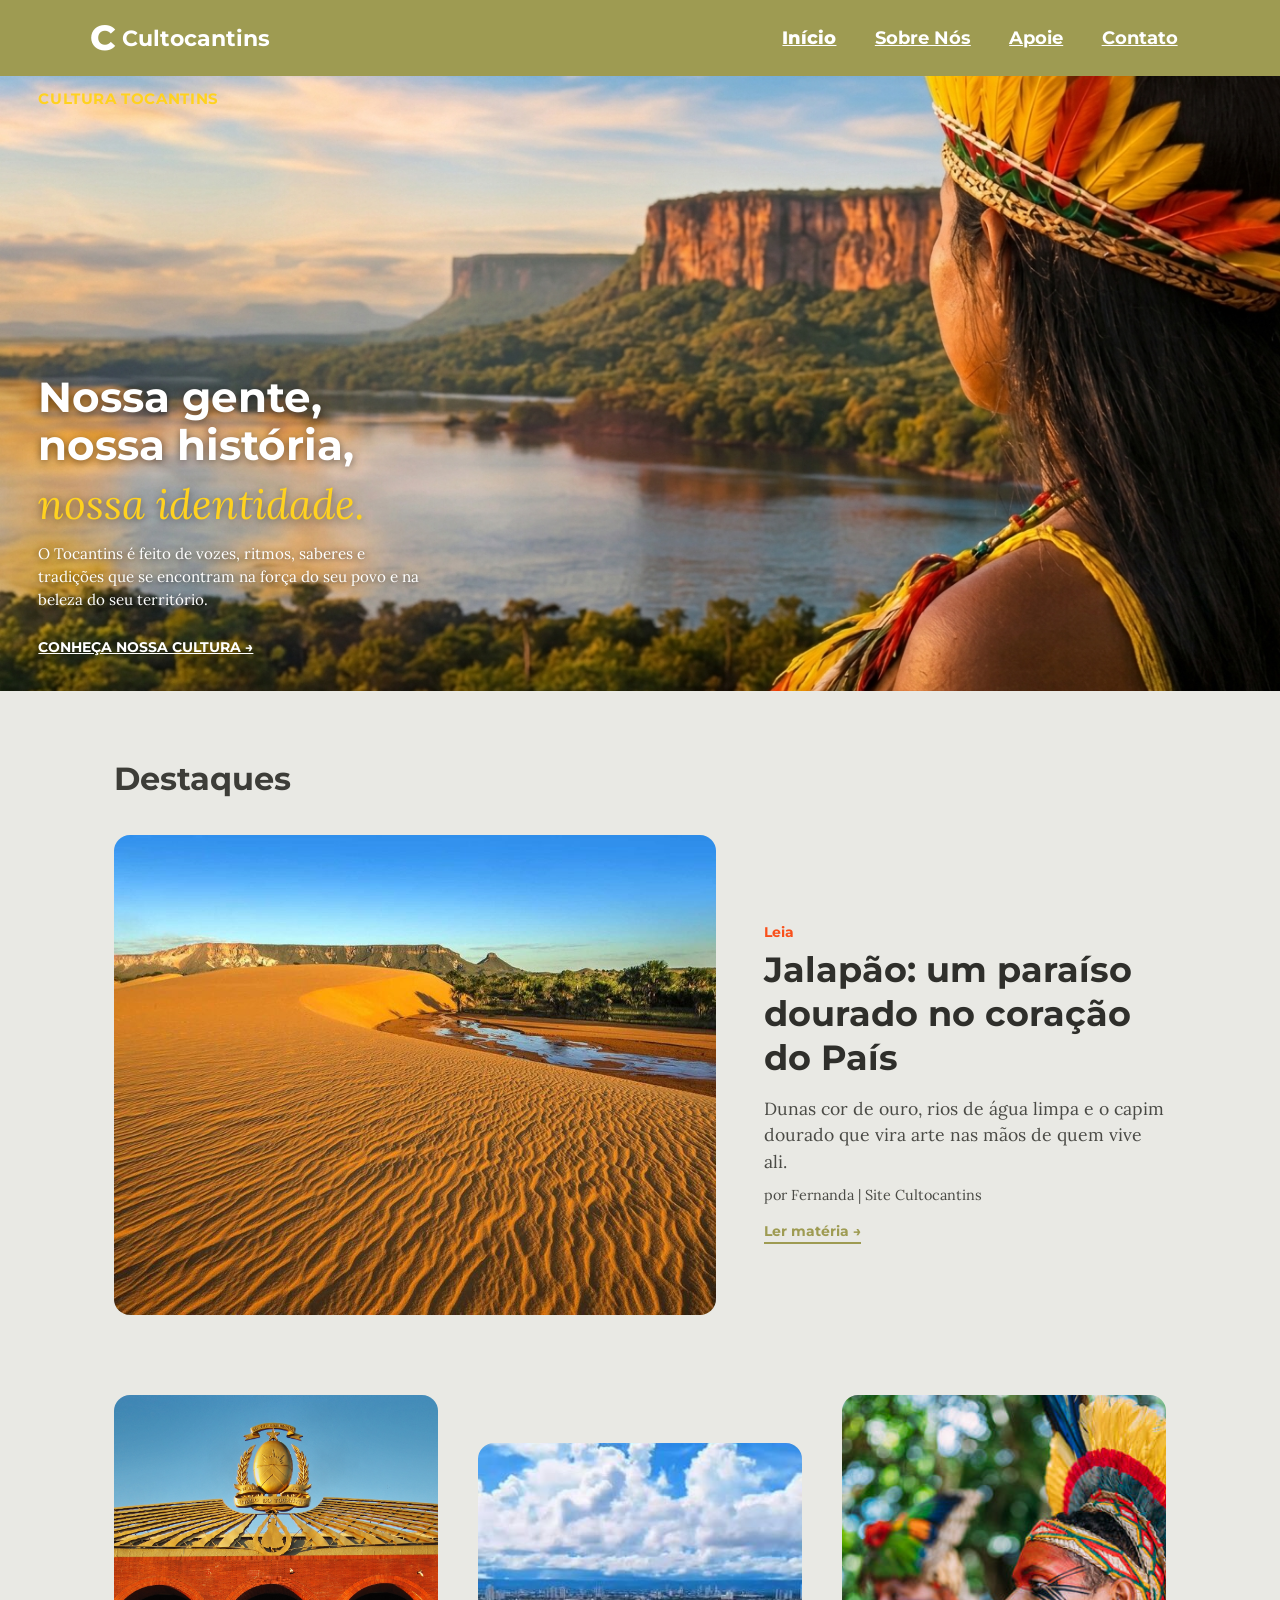
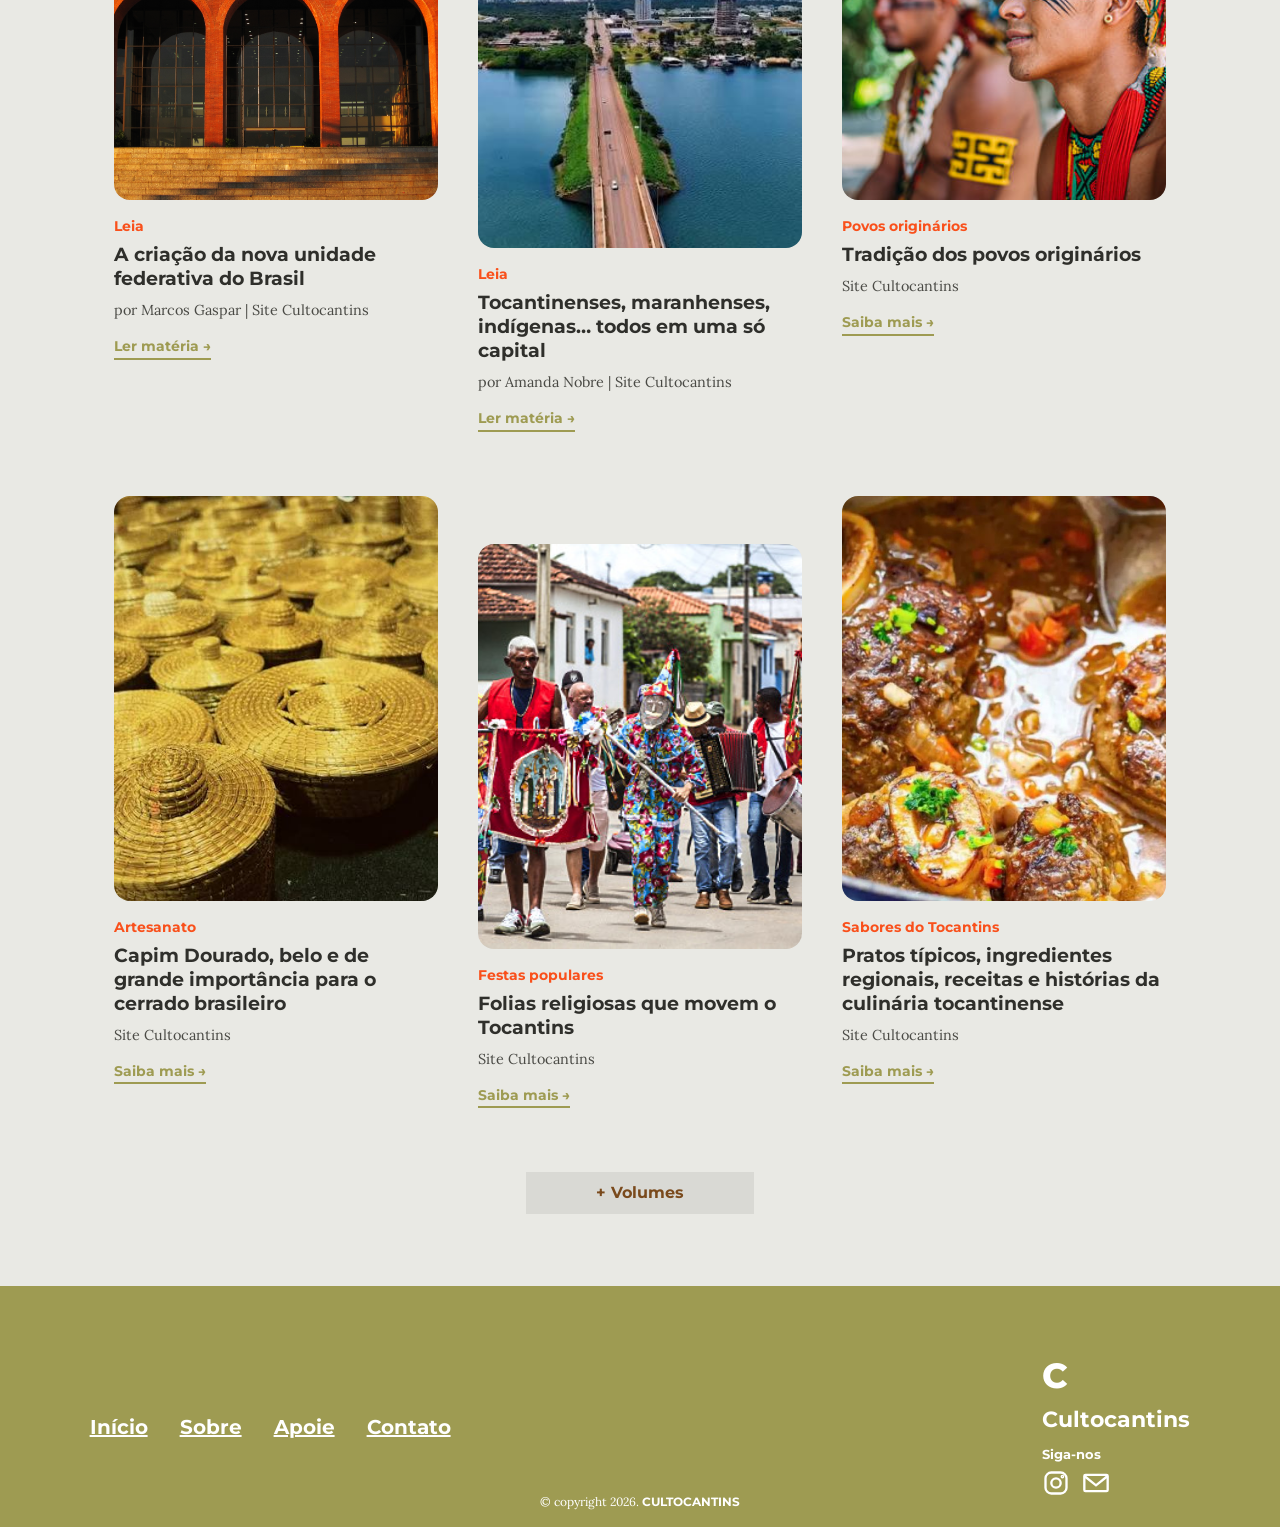
<file: index.html>
<!DOCTYPE html>
<html lang="pt-BR">
<head>
<meta charset="UTF-8">
<meta name="viewport" content="width=device-width, initial-scale=1">
<title>Início | Cultocantins</title>
<link rel="preconnect" href="https://fonts.googleapis.com">
<link href="https://fonts.googleapis.com/css2?family=Montserrat:wght@700;800&family=Lora:ital,wght@0,400;0,700;1,400&display=swap" rel="stylesheet">
<link rel="stylesheet" href="style.css">
</head>
<body>
<header id="menu" class="menu"></header>
<main>
<section class="hero">
 <span class="tag">CULTURA TOCANTINS</span>
 <h1>Nossa gente,<br>nossa história,<em>nossa identidade.</em></h1>
 <p>O Tocantins é feito de vozes, ritmos, saberes e tradições que se encontram na força do seu povo e na beleza do seu território.</p>
 <a href="sobre.html">Conheça nossa cultura →</a>
</section>
<section class="destaques">
 <h2 class="sec-titulo">Destaques</h2>
 <article class="principal">
  <a class="midia" href="#"><img src="img/duna.jpg" alt="Dunas douradas e rio no Jalapão"></a>
  <div class="texto">
   <p class="cat">Leia</p>
   <h3>Jalapão: um paraíso dourado no coração do País</h3>
   <p class="resumo">Dunas cor de ouro, rios de água limpa e o capim dourado que vira arte nas mãos de quem vive ali.</p>
   <p class="autor">por Fernanda | Site Cultocantins</p>
   <a class="mais" href="#">Ler matéria →</a>
  </div>
 </article>
 <div class="cards">
  <article class="item"><a class="midia" href="#"><img src="img/brasil.jpg" alt="Prédio do governo em Palmas"></a>
   <p class="cat">Leia</p><h3>A criação da nova unidade federativa do Brasil</h3><p class="autor">por Marcos Gaspar | Site Cultocantins</p><a class="mais" href="#">Ler matéria →</a></article>
  <article class="item"><a class="midia" href="#"><img src="img/capital.jpg" alt="Vista de Palmas e do lago"></a>
   <p class="cat">Leia</p><h3>Tocantinenses, maranhenses, indígenas… todos em uma só capital</h3><p class="autor">por Amanda Nobre | Site Cultocantins</p><a class="mais" href="#">Ler matéria →</a></article>
  <article class="item"><a class="midia" href="#"><img src="img/indigenas.jpg" alt="Jovens indígenas com adornos de penas"></a>
   <p class="cat">Povos originários</p><h3>Tradição dos povos originários</h3><p class="autor">Site Cultocantins</p><a class="mais" href="#">Saiba mais →</a></article>
  <article class="item"><a class="midia" href="#"><img src="img/artesanato.jpg" alt="Artesanato em capim dourado"></a>
   <p class="cat">Artesanato</p><h3>Capim Dourado, belo e de grande importância para o cerrado brasileiro</h3><p class="autor">Site Cultocantins</p><a class="mais" href="#">Saiba mais →</a></article>
  <article class="item"><a class="midia" href="#"><img src="img/folia.jpg" alt="Folia religiosa com bandeiras vermelhas"></a>
   <p class="cat">Festas populares</p><h3>Folias religiosas que movem o Tocantins</h3><p class="autor">Site Cultocantins</p><a class="mais" href="#">Saiba mais →</a></article>
  <article class="item"><a class="midia" href="#"><img src="img/comida.jpg" alt="Prato típico tocantinense"></a>
   <p class="cat">Sabores do Tocantins</p><h3>Pratos típicos, ingredientes regionais, receitas e histórias da culinária tocantinense</h3><p class="autor">Site Cultocantins</p><a class="mais" href="#">Saiba mais →</a></article>
 </div>
 <button class="volumes">+ Volumes</button>
</section>
</main>
<footer id="rodape"></footer>
<script src="script.js"></script>
</body>
</html>
</file>
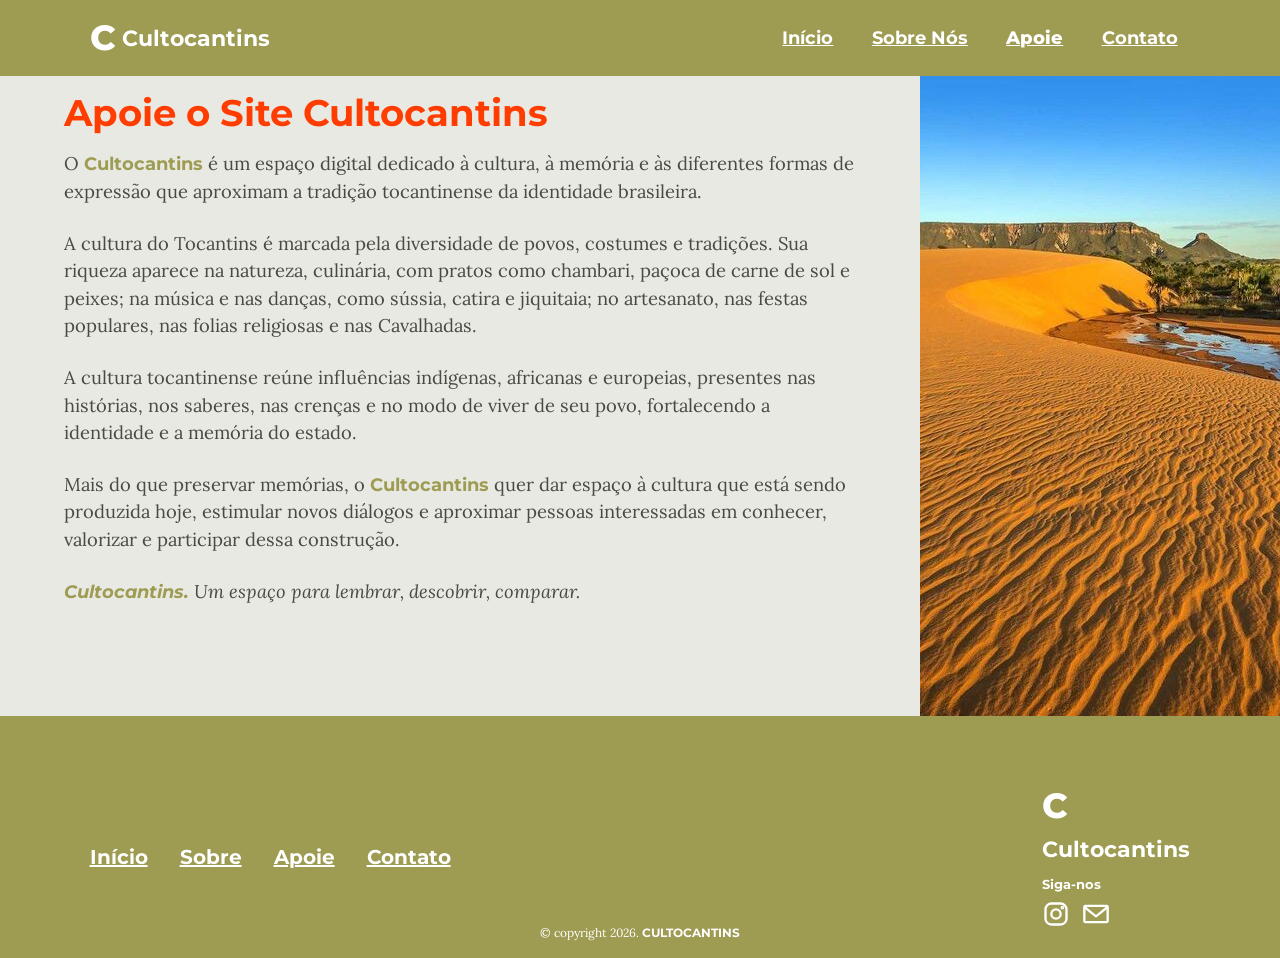
<file: apoie.html>
<!DOCTYPE html>
<html lang="pt-BR">
<head>
<meta charset="UTF-8">
<meta name="viewport" content="width=device-width, initial-scale=1">
<title>Apoie | Cultucantins</title>
<link rel="preconnect" href="https://fonts.googleapis.com">
<link href="https://fonts.googleapis.com/css2?family=Montserrat:wght@700;800&family=Lora:ital,wght@0,400;0,700;1,400&display=swap" rel="stylesheet">
<link rel="stylesheet" href="style.css">
</head>
<body>
<header id="menu" class="menu"></header>
<main>
<section class="apoie">
 <div>
  <h1>Apoie o Site Cultocantins</h1>
  <p>O <strong>Cultocantins</strong> é um espaço digital dedicado à cultura, à memória e às diferentes formas de expressão que aproximam a tradição tocantinense da identidade brasileira.</p>
  <p>A cultura do Tocantins é marcada pela diversidade de povos, costumes e tradições. Sua riqueza aparece na natureza, culinária, com pratos como chambari, paçoca de carne de sol e peixes; na música e nas danças, como sússia, catira e jiquitaia; no artesanato, nas festas populares, nas folias religiosas e nas Cavalhadas.</p>
  <p>A cultura tocantinense reúne influências indígenas, africanas e europeias, presentes nas histórias, nos saberes, nas crenças e no modo de viver de seu povo, fortalecendo a identidade e a memória do estado.</p>
  <p>Mais do que preservar memórias, o <strong>Cultocantins</strong> quer dar espaço à cultura que está sendo produzida hoje, estimular novos diálogos e aproximar pessoas interessadas em conhecer, valorizar e participar dessa construção.</p>
  <p class="rodar"><strong>Cultocantins.</strong> Um espaço para lembrar, descobrir, comparar.</p>
 </div>
 <img src="img/duna.jpg" alt="Dunas e rio no Jalapão">
</section>
</main>
<footer id="rodape"></footer>
<script src="script.js"></script>
</body>
</html>
</file>
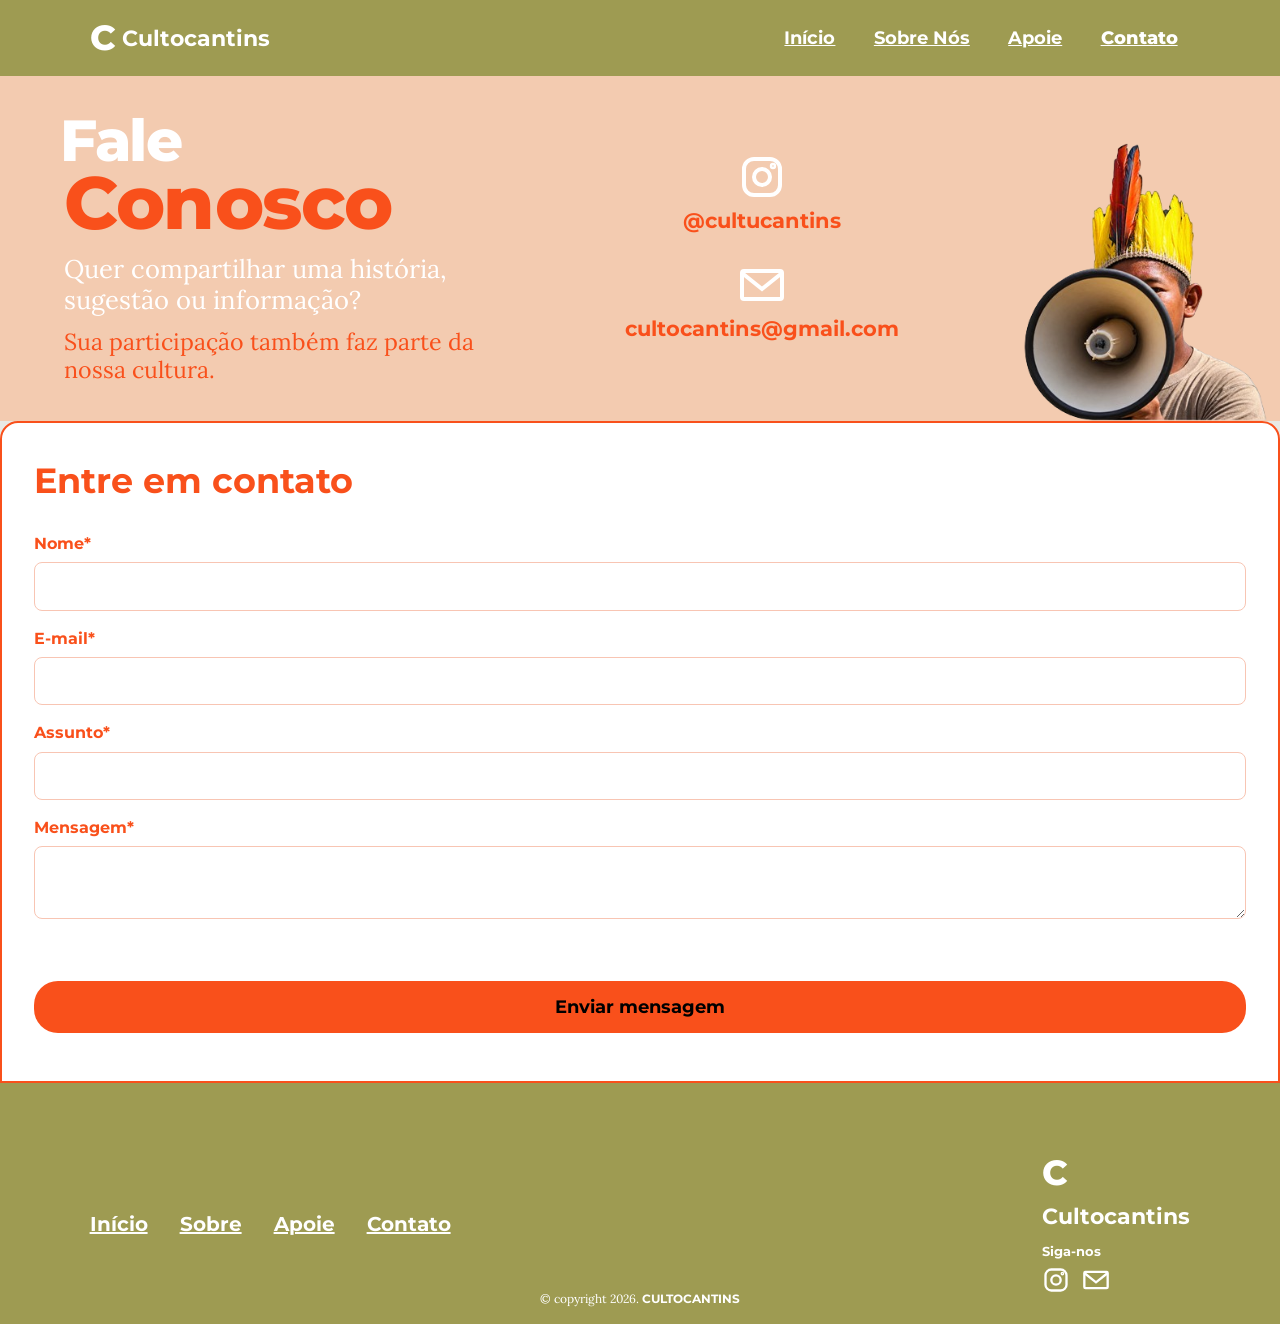
<file: contato.html>
<!DOCTYPE html>
<html lang="pt-BR">
<head>
<meta charset="UTF-8">
<meta name="viewport" content="width=device-width, initial-scale=1">
<title>Contato | Cultocantins</title>
<link rel="preconnect" href="https://fonts.googleapis.com">
<link href="https://fonts.googleapis.com/css2?family=Montserrat:wght@700;800&family=Lora:ital,wght@0,400;0,700;1,400&display=swap" rel="stylesheet">
<link rel="stylesheet" href="style.css">
</head>
<body>
<header id="menu" class="menu"></header>
<main>
<section class="fale">
 <div>
  <h1><span>Fale</span> Conosco</h1>
  <p>Quer compartilhar uma história, sugestão ou informação?</p>
  <p>Sua participação também faz parte da nossa cultura.</p>
 </div>
 <div class="redes">
  <a href="https://instagram.com/cultocantins/" style="text-decoration:none"><svg viewBox="0 0 24 24"><rect x="3" y="3" width="18" height="18" rx="5"/><circle cx="12" cy="12" r="4"/><circle cx="17.5" cy="6.5" r=".6"/></svg>@cultucantins</a>
  <a href="mailto:cultocantins@gmail.com" style="text-decoration:none"><svg viewBox="0 0 24 24"><rect x="2" y="5" width="20" height="14" rx="1"/><path d="M2 6l10 8 10-8"/></svg>cultocantins@gmail.com</a>
 </div>
 <div class="pessoa"><img src="img/contato.png" alt="Homem indígena com cocar e megafone"></div>
</section>
<form id="form-contato" class="form" novalidate>
 <h2>Entre em contato</h2>
 <label for="nome">Nome*</label><input id="nome" name="nome" required>
 <label for="email">E-mail*</label><input id="email" name="email" type="email" required>
 <label for="assunto">Assunto*</label><input id="assunto" name="assunto" required>
 <label for="mensagem">Mensagem*</label><textarea id="mensagem" name="mensagem" required></textarea>
 <button type="submit">Enviar mensagem</button>
 <p id="msg" class="msg" role="status"></p>
</form>
</main>
<footer id="rodape"></footer>
<script src="script.js"></script>
</body>
</html>
</file>
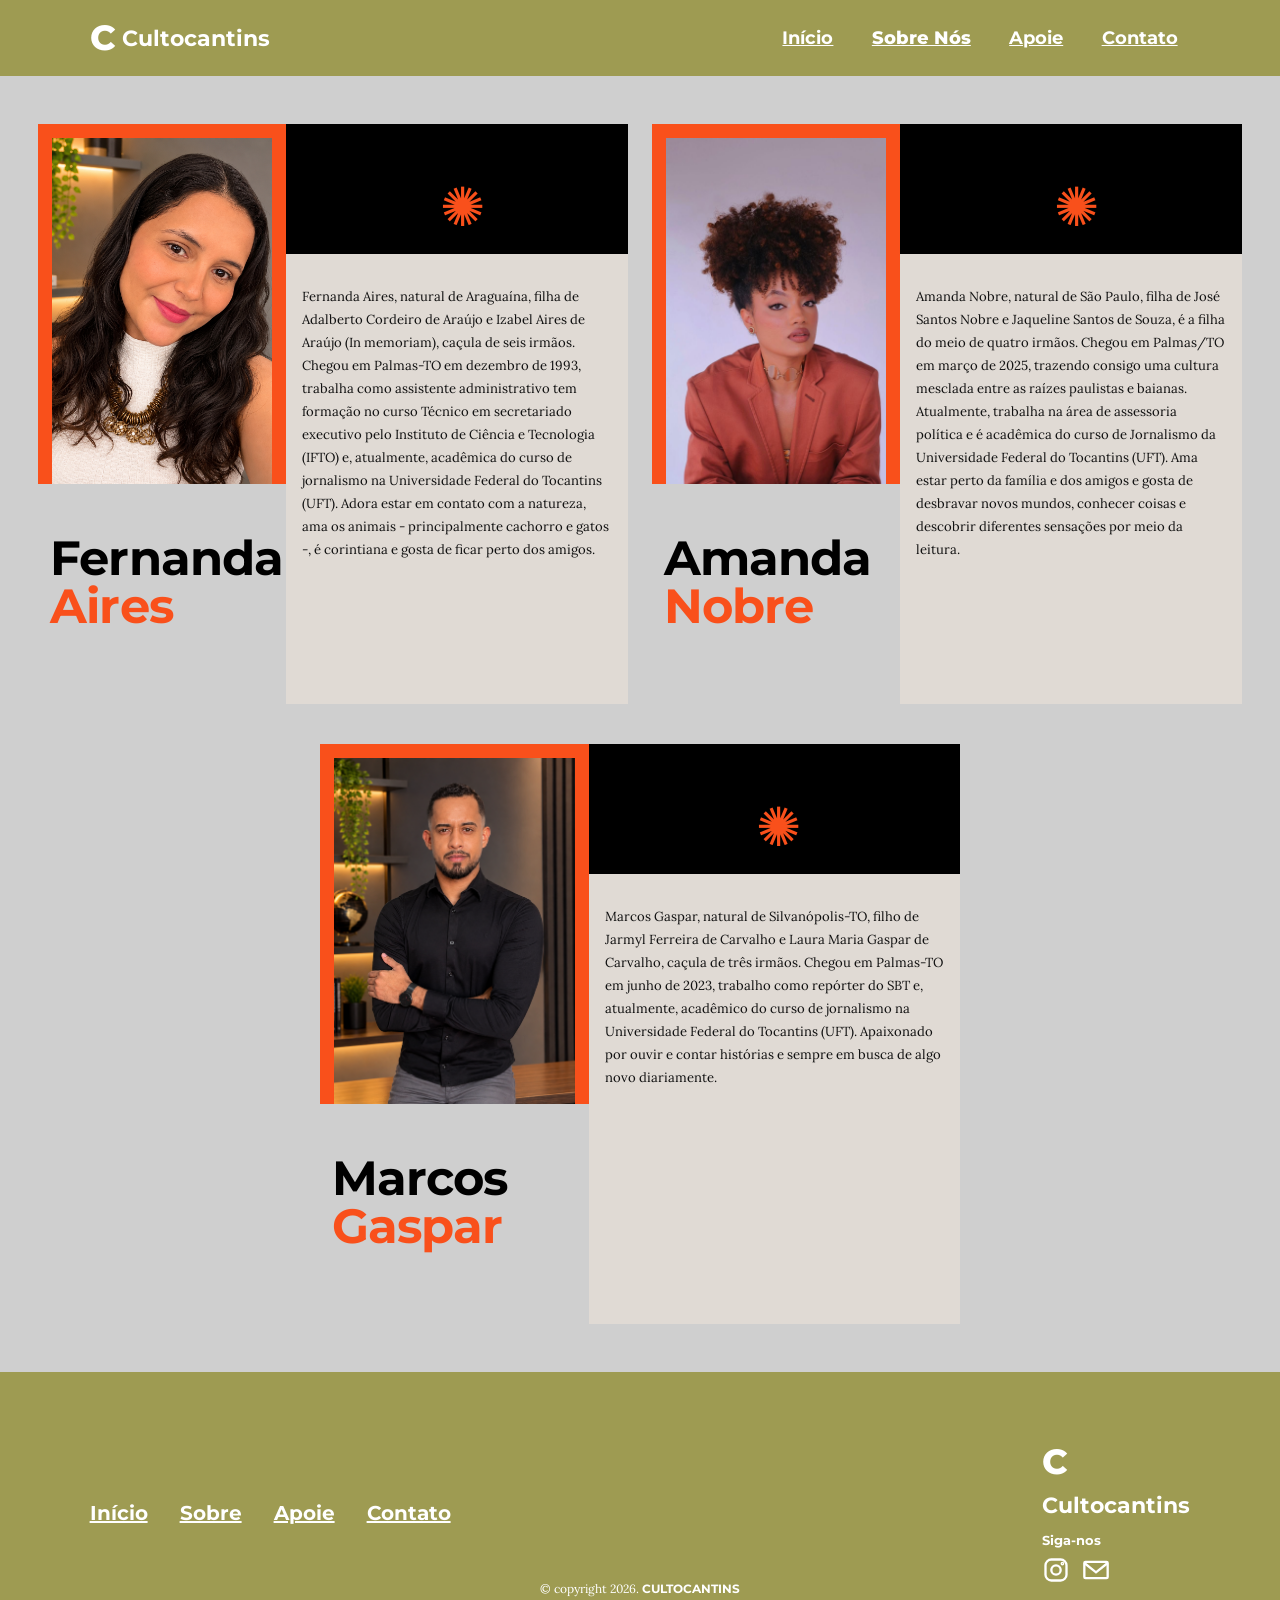
<file: sobre.html>
<!DOCTYPE html>
<html lang="pt-BR">
<head>
<meta charset="UTF-8">
<meta name="viewport" content="width=device-width, initial-scale=1">
<title>Sobre Nós | Cultocantins</title>
<link rel="preconnect" href="https://fonts.googleapis.com">
<link href="https://fonts.googleapis.com/css2?family=Montserrat:wght@700;800&family=Lora:ital,wght@0,400;0,700;1,400&display=swap" rel="stylesheet">
<link rel="stylesheet" href="style.css">
</head>
<body>
<header id="menu" class="menu"></header>
<main>
<section class="sobre">
 <article class="perfil"><div class="foto"><img src="img/fernanda.png" alt="Fernanda Aires"></div><div class="preto"></div>
  <div class="bio">Fernanda Aires, natural de Araguaína, filha de Adalberto Cordeiro de Araújo e Izabel Aires de Araújo (In memoriam), caçula de seis irmãos. Chegou em Palmas-TO em dezembro de 1993, trabalha como assistente administrativo tem formação no curso Técnico em secretariado executivo pelo Instituto de Ciência e Tecnologia (IFTO) e, atualmente, acadêmica do curso de jornalismo na Universidade Federal do Tocantins (UFT). Adora estar em contato com a natureza, ama os animais - principalmente cachorro e gatos -, é corintiana e gosta de ficar perto dos amigos.</div>
  <h2>Fernanda <span>Aires</span></h2></article>
 <article class="perfil"><div class="foto"><img src="img/amanda.jpeg" alt="Amanda Nobre"></div><div class="preto"></div>
  <div class="bio">Amanda Nobre, natural de São Paulo, filha de José Santos Nobre e Jaqueline Santos de Souza, é a filha do meio de quatro irmãos. Chegou em Palmas/TO em março de 2025, trazendo consigo uma cultura mesclada entre as raízes paulistas e baianas. Atualmente, trabalha na área de assessoria política e é acadêmica do curso de Jornalismo da Universidade Federal do Tocantins (UFT). Ama estar perto da família e dos amigos e gosta de desbravar novos mundos, conhecer coisas e descobrir diferentes sensações por meio da leitura.</div>
  <h2>Amanda <span>Nobre</span></h2></article>
 <article class="perfil"><div class="foto"><img src="img/marcos.png" alt="Marcos Gaspar"></div><div class="preto"></div>
  <div class="bio">Marcos Gaspar, natural de Silvanópolis-TO, filho de Jarmyl Ferreira de Carvalho e Laura Maria Gaspar de Carvalho, caçula de três irmãos. Chegou em Palmas-TO em junho de 2023, trabalho como repórter do SBT e, atualmente, acadêmico do curso de jornalismo na Universidade Federal do Tocantins (UFT). Apaixonado por ouvir e contar histórias e sempre em busca de algo novo diariamente.</div>
  <h2>Marcos <span>Gaspar</span></h2></article>
</section>
</main>
<footer id="rodape"></footer>
<script src="script.js"></script>
</body>
</html>
</file>
<file: style.css>
:root{--oliva:#9e9b52;--bege:#e9e9e4;--laranja:#f9501b;--pessego:#f3cbb0;--texto:#4a4a45;--amarelo:#ffd21f}
*{box-sizing:border-box;margin:0;padding:0}
body{font-family:'Lora',serif;line-height:1.6;background:var(--bege);color:var(--texto);line-height:1.5}
img{display:block;width:100%;height:100%;object-fit:cover;background:#c9c6a0}
a{color:inherit}
.menu{background:var(--oliva);display:flex;align-items:center;justify-content:space-between;padding:0 8% 0 7%;height:76px;position:relative;z-index:5}
.logo{color:#fff;text-decoration:none;font-size:1.35rem;display:flex;align-items:center;gap:6px}
.logo b{font-size:2.2rem;font-family:'Abril Fatface',serif;font-weight:400}
.menu nav{display:flex;gap:2.4rem}
.menu nav a{color:#fff;font-size:1.15rem}
.menu nav a.ativo{font-weight:700}
.toggle{display:none;background:none;border:0;color:#fff;font-size:2rem;cursor:pointer}
footer{background:var(--oliva);color:#fff;display:flex;justify-content:space-between;align-items:flex-end;flex-wrap:wrap;gap:2rem;padding:4rem 7% 1.5rem;position:relative;min-height:230px}
footer nav{display:flex;gap:2rem;align-self:center}
footer nav a{font-weight:700;font-size:1.25rem}
.rodape-logo{text-align:left}
.rodape-logo .logo{flex-direction:column;align-items:flex-start;gap:0}
.rodape-logo small{display:block;font-weight:700;margin:.6rem 0 .3rem}
.rodape-logo svg{width:28px;height:28px;margin-right:8px}
.copy{position:absolute;left:0;right:0;bottom:1rem;text-align:center;font-size:.75rem}
/* início */
.hero{position:relative;height:615px;background:#8a5a3c url(img/hero.jpg) center/cover;color:#fff;padding:2.2rem 3% 2rem;display:flex;flex-direction:column;justify-content:flex-end}
.hero .tag{position:absolute;top:12px;left:3%;color:var(--amarelo);font-size:.95rem;letter-spacing:.04em}
.hero h1{font-family:'Lora',serif;font-weight:400;font-size:2.6rem;line-height:1.1;text-shadow:0 2px 8px #0008}
.hero h1 em{display:block;font-family:'Caveat',cursive;color:var(--amarelo);font-size:3rem;margin:.6rem 0 1rem}
.hero p{max-width:390px;font-size:.95rem;margin-bottom:1.6rem;text-shadow:0 1px 6px #000a}
.hero a{font-size:.9rem;text-transform:uppercase;width:fit-content}
.volumes{display:block;margin:26px auto 0;width:228px;background:#d9d9d4;border:0;padding:.55rem;text-align:center;color:#7a4a1c;font:inherit;cursor:pointer}
.volumes:hover{background:#cfcfc8}
.destaques-t{padding:0 0 0 70px;font-size:.95rem;margin-top:6px}
.grade{display:grid;grid-template-columns:65% 35%;gap:0}
.faixas{display:grid;grid-template-rows:repeat(3,1fr);gap:10px}
.faixa{position:relative;overflow:hidden;min-height:118px;display:block}
.faixa span{position:absolute;left:8px;top:0;color:#fff;font-weight:700;text-shadow:0 1px 4px #000;font-size:.95rem;z-index:1;padding:.3rem 0}
.faixa span small{display:block;font-weight:400}
.povos{padding:0 10px 8px 10px;border-top:2px solid #888;position:relative}
.povos h2{color:#fff;font-size:1.45rem;text-shadow:0 1px 4px #000;position:absolute;top:8px;left:24px;z-index:1}
.povos div{height:100%;padding-top:48px}
.povos img{border:2px solid #fff}
.linha{display:grid;height:370px;margin-top:2px}
.l2{grid-template-columns:1fr 1fr}
.l3{grid-template-columns:44% 56%;height:418px;margin-top:2px}
.card{position:relative;overflow:hidden;display:block}
.card span{position:absolute;left:6px;bottom:6px;right:6px;color:#fff;font-weight:700;text-shadow:0 1px 5px #000}
.card.topo span{top:6px;bottom:auto}
/* sobre */
.sobre{background:#cfcfcf;padding:3rem 3%;display:grid;grid-template-columns:repeat(2,minmax(0,1fr));gap:2.5rem 1.5rem;justify-items:center}
.perfil{position:relative;display:grid;grid-template-columns:42% 58%;width:100%;max-width:640px;min-height:580px;grid-template-rows:130px 1fr}
.perfil .foto{grid-row:1/3;background:var(--laranja);padding:14px 14px 0 14px;height:360px}
.perfil .foto img{border:0}
.perfil .preto{background:#000}
.perfil .bio{background:#e0dad4;padding:2rem 1rem 1rem;font-size:.82rem;line-height:1.75;color:#111;position:relative}
.perfil .bio::before{content:"✺";position:absolute;top:-95px;left:45%;color:var(--laranja);font-size:3.4rem}
.perfil h2{position:absolute;left:12px;top:410px;font-size:3rem;line-height:1;font-weight:800;color:#000}
.perfil h2 span{display:block;color:var(--laranja)}
.perfil:nth-child(3){grid-column:1/3;max-width:640px}
/* apoie */
.apoie{display:grid;grid-template-columns:1fr 360px;min-height:640px}
.apoie div{padding:1rem 4rem 2rem 7%}
.apoie h1{font-size:2.6rem;color:#ff3d00;font-weight:700;margin-bottom:1rem}
.apoie p{font-size:1.15rem;margin-bottom:1.5rem;line-height:1.5}
.apoie strong{color:var(--oliva)}
.apoie .rodar{font-style:italic}
/* contato */
.fale{background:var(--pessego);display:grid;grid-template-columns:1.1fr 1fr 300px;align-items:center;min-height:345px;padding-left:5%;overflow:hidden}
.fale h1{font-family:'Abril Fatface',serif;font-weight:400;color:var(--laranja);font-size:4.6rem;line-height:.85}
.fale h1 span{display:block;color:#fff;font-size:3.4rem;margin-left:-4px}
.fale h1 span+*{margin-left:90px}
.fale p{font-family:'Lora',serif;font-size:1.6rem;line-height:1.2;color:#fff;margin-top:1rem;max-width:450px}
.fale p+p{color:var(--laranja);font-size:1.45rem;margin-top:.8rem}
.redes{text-align:center;color:var(--laranja);font-weight:700;display:grid;gap:1.5rem;font-size:1.3rem}
.redes svg{width:48px;height:48px;stroke:#fff;fill:none;stroke-width:2;display:block;margin:0 auto .3rem}
.fale .pessoa{height:345px;align-self:end}
.fale .pessoa img{background:transparent;object-fit:contain;object-position:bottom}
.form{background:#fff;border:2px solid var(--laranja);border-radius:18px 18px 0 0;padding:2rem 2.5%}
.form h2{color:var(--laranja);font-weight:400;font-size:2.2rem;margin-bottom:1.5rem}
.form label{display:block;color:var(--laranja);margin:1rem 0 .4rem}
.form input,.form textarea{width:100%;border:1px solid #f8c5b3;border-radius:8px;padding:.7rem;font:inherit}
.form input:focus,.form textarea:focus{outline:2px solid var(--laranja)}
.form textarea{min-height:70px;resize:vertical}
.form button{width:100%;margin-top:3.5rem;background:var(--laranja);border:0;border-radius:24px;padding:.8rem;font:inherit;font-size:1.2rem;cursor:pointer}
.form button:hover{background:#e0420f}
.msg{margin-top:1rem;font-weight:700;color:var(--oliva)}
.erro{color:#c00}
@media(max-width:800px){
.toggle{display:block}
.menu nav{display:none;position:absolute;top:76px;left:0;right:0;background:var(--oliva);flex-direction:column;padding:1rem 7%;gap:1rem}
.menu nav.aberto{display:flex}
.grade,.l2,.l3,.apoie,.sobre,.fale{grid-template-columns:1fr}
.linha,.l3{height:auto}.card{min-height:240px}.povos{height:420px;margin-top:10px}
.apoie img{height:300px}.apoie div{padding:1rem 7%}.apoie h1{font-size:2rem}
.perfil{grid-template-columns:1fr;grid-template-rows:auto}.perfil .foto{grid-row:auto;height:340px}.perfil .preto{display:none}.perfil h2{position:static;padding:1rem 12px 0;background:#e0dad4}.perfil .bio{padding-top:1rem}.perfil .bio::before{display:none}
.perfil:nth-child(3){grid-column:auto}
.fale{padding:2rem 7% 0}.fale h1{font-size:3.4rem}.fale .pessoa{display:none}.redes{margin:2rem 0}
.hero h1{font-size:2rem}}
@media(prefers-reduced-motion:reduce){*{transition:none!important}}
/* Tipografia: Montserrat Bold = títulos, menus e destaques | Lora Regular = textos */
:root{--titulo:'Montserrat',sans-serif}
.menu nav a,.logo,.logo b,footer nav a,.rodape-logo small,.hero h1,.hero .tag,.hero a,.volumes,.destaques-t,.faixa span,.card span,.povos h2,.perfil h2,.apoie h1,.apoie strong,.fale h1,.redes,.form h2,.form label,.form button,.copy b{font-family:var(--titulo);font-weight:700}
.menu nav a.ativo{font-weight:800}
.logo b,.fale h1{font-weight:800}
.faixa span small{font-family:'Lora',serif;font-weight:400}
.hero h1{line-height:1.15}
.hero h1 em{font-family:'Lora',serif;font-style:italic;font-weight:400;font-size:2.6rem}
.fale h1{line-height:.95;letter-spacing:-.02em}
.fale h1 span{font-size:3.6rem}
.fale p{font-family:'Lora',serif;font-weight:400}
.apoie h1{font-size:2.3rem;line-height:1.15}
.apoie p,.perfil .bio,.hero p,.form input,.form textarea{font-family:'Lora',serif;font-weight:400}
.form label{font-size:1rem}
.form button{font-size:1.1rem}
.perfil h2{letter-spacing:-.02em}
/* Início: destaques com espaço e foco em cada imagem */
.destaques{max-width:1180px;margin:0 auto;padding:4rem 5% 4.5rem}
.sec-titulo{font-family:var(--titulo);font-size:2rem;color:#3d3d38;margin-bottom:2rem}
.destaques .midia{display:block;overflow:hidden;border-radius:16px;background:#c9c6a0}
.destaques .midia img{transition:transform .5s ease}
.destaques .midia:hover img,.destaques .midia:focus-visible img{transform:scale(1.05)}
.destaques .cat{font-family:var(--titulo);font-weight:700;font-size:.9rem;color:var(--laranja);margin:1rem 0 .3rem}
.destaques h3{font-family:var(--titulo);font-weight:700;line-height:1.25;color:#2f2f2b}
.destaques .autor{font-size:.9rem;margin-top:.6rem}
.destaques .mais{display:inline-block;margin-top:.9rem;font-family:var(--titulo);font-weight:700;font-size:.9rem;color:var(--oliva);text-decoration:none;border-bottom:2px solid currentColor}
.destaques .mais:hover{color:var(--laranja)}
.principal{display:grid;grid-template-columns:1.5fr 1fr;gap:3rem;align-items:center;margin-bottom:5rem}
.principal .midia{height:480px}
.principal h3{font-size:2.2rem}
.principal .resumo{margin-top:1rem;font-size:1.1rem}
.cards{display:grid;grid-template-columns:repeat(3,1fr);gap:4rem 2.5rem}
.item .midia{aspect-ratio:4/5}
.item h3{font-size:1.2rem}
.item:nth-child(3n+2){margin-top:3rem}
.destaques .volumes{margin-top:4rem}
@media(max-width:900px){
.principal{grid-template-columns:1fr;gap:1.5rem}.principal .midia{height:320px}.principal h3{font-size:1.7rem}
.cards{grid-template-columns:repeat(2,1fr);gap:3rem 1.5rem}.item:nth-child(3n+2){margin-top:0}.item:nth-child(even){margin-top:2.5rem}}
@media(max-width:560px){.cards{grid-template-columns:1fr}.item:nth-child(even){margin-top:0}.sec-titulo{font-size:1.6rem}}
</file>
